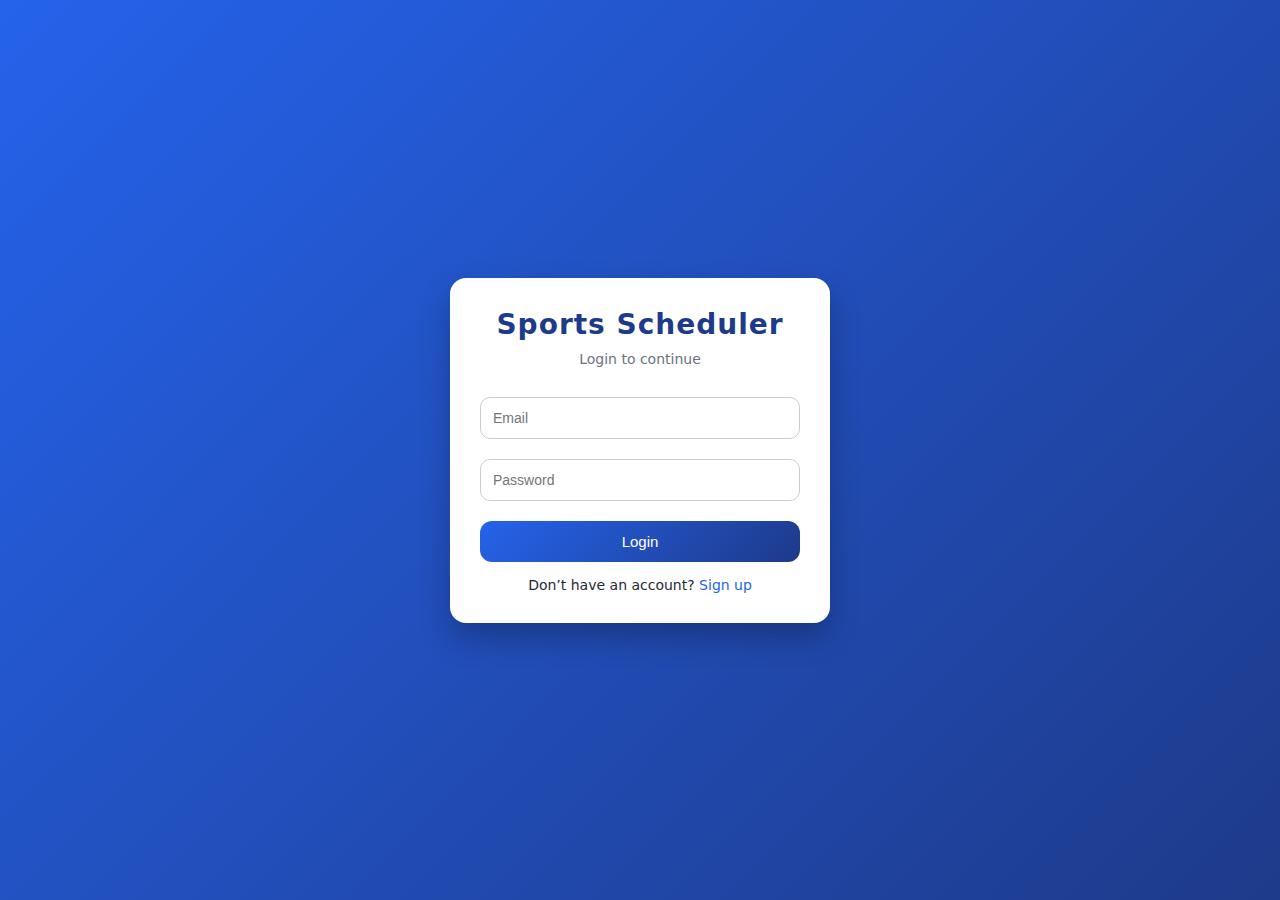
<file: index.html>
<!DOCTYPE html>
<html lang="en">
<head>
  <meta charset="UTF-8">
  <title>Login | Sports Scheduler</title>
  <link rel="stylesheet" href="./style.css">
</head>
<body>

<div class="auth-wrapper">
  <div class="container">

    <h1 class="app-title dark">Sports Scheduler</h1>
    <p class="subtitle">Login to continue</p>

    <input type="email" placeholder="Email" required>
    <input type="password" placeholder="Password" required>

    <button onclick="login()">Login</button>

    <div class="link">
      Don’t have an account?
      <a href="signup.html">Sign up</a>
    </div>

  </div>
</div>

<script src="./app.js"></script>
</body>
</html>
</file>
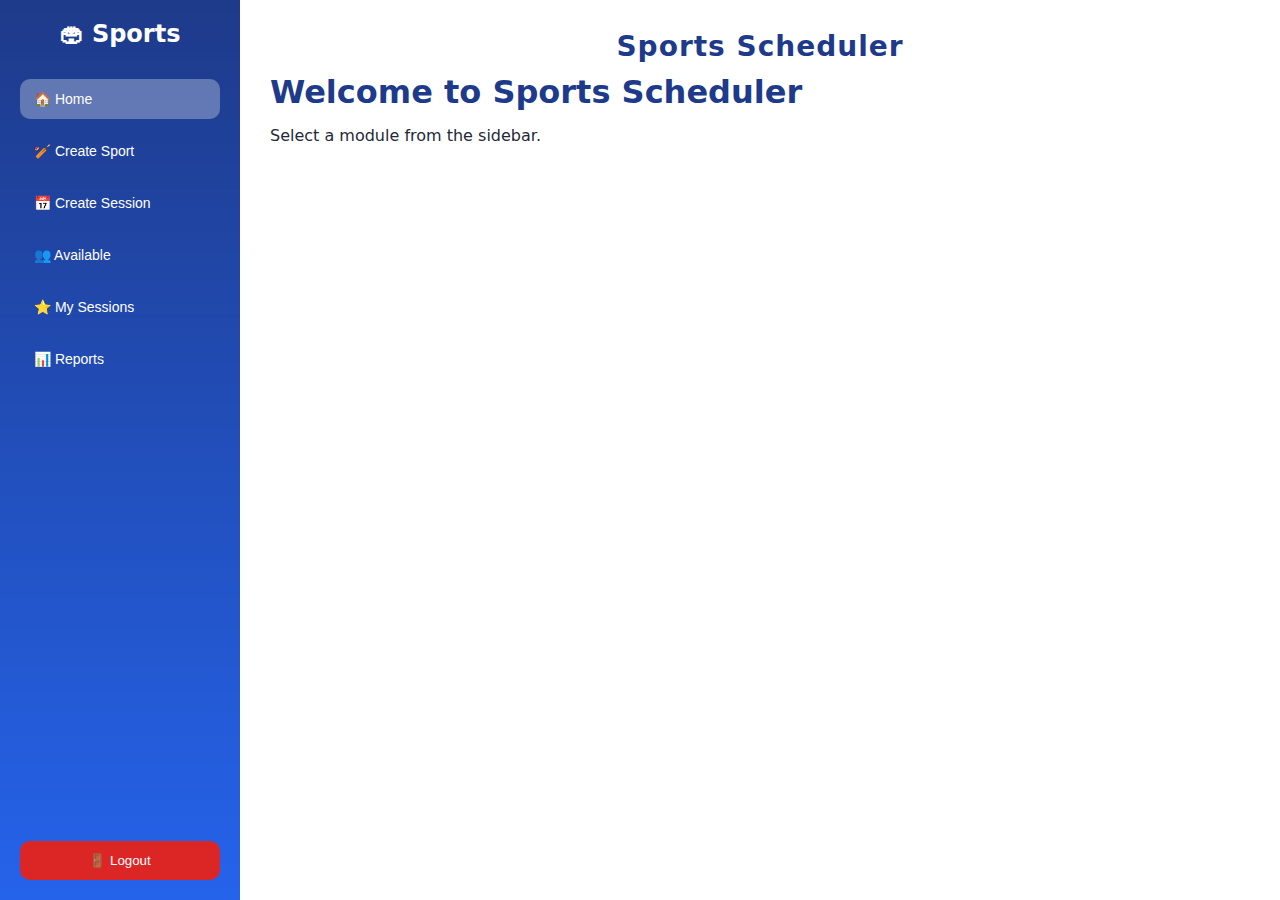
<file: dashboard.html>
<!DOCTYPE html>
<html lang="en">
<head>
  <meta charset="UTF-8">
  <title>Dashboard | Sports Scheduler</title>
  <link rel="stylesheet" href="./style.css">
</head>
<body>

<!-- Mobile Top Bar -->
<div class="mobile-header">
  <button class="menu-btn" onclick="toggleSidebar()">☰</button>
  <span>🏟 Sports Scheduler</span>
</div>

<div class="dashboard-layout">

  <!-- Sidebar -->
  <aside class="sidebar" id="sidebar">
    <h2>🏟 Sports</h2>

    <button class="nav-btn active" onclick="showPage('home', this)">🏠 Home</button>
    <button class="nav-btn" onclick="showPage('sports', this)">🏏 Create Sport</button>
    <button class="nav-btn" onclick="showPage('session', this)">📅 Create Session</button>
    <button class="nav-btn" onclick="showPage('available', this)">👥 Available</button>
    <button class="nav-btn" onclick="showPage('my', this)">⭐ My Sessions</button>
    <button class="nav-btn" onclick="showPage('reports', this)">📊 Reports</button>

    <button class="logout">🚪 Logout</button>
  </aside>

  <!-- Main Content -->
  <main class="main-content">
<h1 class="app-title dark">Sports Scheduler</h1>

    <section id="home" class="page active">
      <h1>Welcome to Sports Scheduler</h1>
      <p>Select a module from the sidebar.</p>
    </section>

    <section id="sports" class="page">
      <h1>Create Sport</h1>
      <input placeholder="Enter sport name">
      <button>Add Sport</button>
    </section>

    <section id="session" class="page">
      <h1>Create Session</h1>
      <input placeholder="Sport Name">
      <input placeholder="Team A players">
      <input placeholder="Team B players">
      <input type="datetime-local">
      <input placeholder="Venue">
      <button>Create Session</button>
    </section>

    <section id="available" class="page">
      <h1>Available Sessions</h1>
      <div class="session-card">🏏 Cricket – City Ground <button>Join</button></div>
      <div class="session-card">⚽ Football – Indoor Stadium <button>Join</button></div>
    </section>

    <section id="my" class="page">
      <h1>My Sessions</h1>
      <div class="session-card">Cricket – City Ground <button>Cancel</button></div>
    </section>

    <section id="reports" class="page">
  <h1>Sports Reports</h1>
  <p class="subtitle">Overview of sports sessions and participation</p>

  <div class="report-grid">

    <div class="report-card">
      <h3>🏏 Cricket</h3>
      <p><strong>Sessions Conducted:</strong> 5</p>
      <p><strong>Total Participants:</strong> 48</p>
      <span class="status active">Active</span>
    </div>

    <div class="report-card">
      <h3>⚽ Football</h3>
      <p><strong>Sessions Conducted:</strong> 3</p>
      <p><strong>Total Participants:</strong> 36</p>
      <span class="status active">Active</span>
    </div>

    <div class="report-card">
      <h3>🏸 Badminton</h3>
      <p><strong>Sessions Conducted:</strong> 2</p>
      <p><strong>Total Participants:</strong> 16</p>
      <span class="status completed">Completed</span>
    </div>

  </div>
</section>


  </main>
</div>

<script src="./app.js"></script>
</body>
</html>
</file>
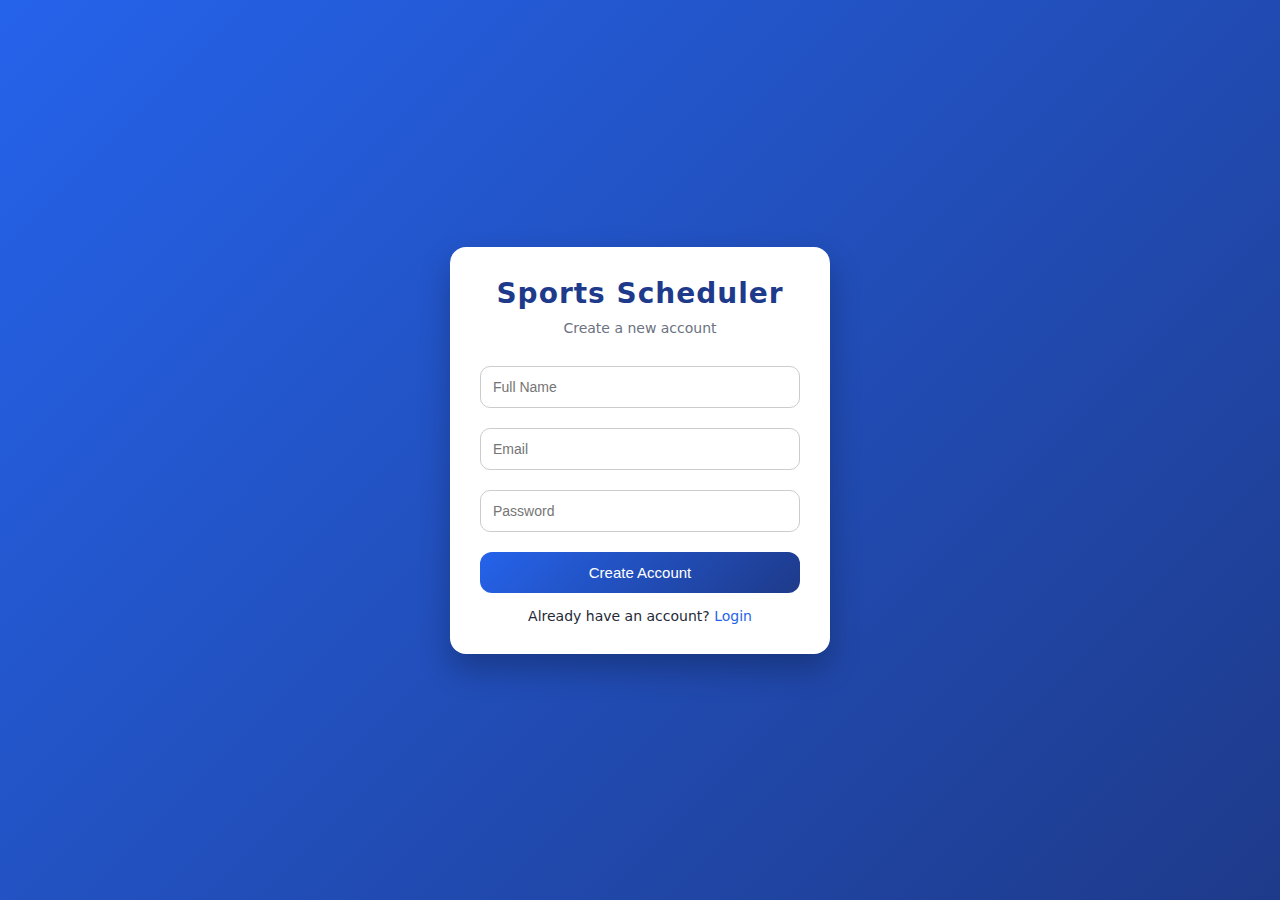
<file: signup.html>
<!DOCTYPE html>
<html lang="en">
<head>
  <meta charset="UTF-8">
  <title>Signup | Sports Scheduler</title>
  <link rel="stylesheet" href="./style.css">
</head>
<body>

<div class="auth-wrapper">
  <div class="container">

    <h1 class="app-title dark">Sports Scheduler</h1>
    <p class="subtitle">Create a new account</p>

    <input type="text" placeholder="Full Name" required>
    <input type="email" placeholder="Email" required>
    <input type="password" placeholder="Password" required>

    <button onclick="signup()">Create Account</button>

    <div class="link">
      Already have an account?
      <a href="index.html">Login</a>
    </div>

  </div>
</div>

<script src="./app.js"></script>
</body>
</html>
</file>
<file: style.css>
/* =====================================================
   GLOBAL RESET & THEME
===================================================== */
* {
  box-sizing: border-box;
  margin: 0;
  padding: 0;
}

:root {
  --blue-dark: #1e3a8a;
  --blue-main: #2563eb;
  --blue-light: #e0e7ff;
  --blue-soft: #f0f4ff;
  --white: #ffffff;
  --text-dark: #1f2937;
  --muted: #6b7280;
  --radius: 16px;
  --shadow: 0 10px 30px rgba(30, 58, 138, 0.15);
}

body {
  font-family: Segoe UI, system-ui, sans-serif;
  background: var(--white);
  color: var(--text-dark);
}

/* =====================================================
   COMMON APP HEADING
===================================================== */
.app-title {
  font-size: 28px;
  font-weight: 700;
  text-align: center;
  margin-bottom: 10px;
  letter-spacing: 1px;
}

.app-title.dark {
  color: var(--blue-dark);
}

/* =====================================================
   LOGIN & SIGNUP (START STYLE)
===================================================== */
.auth-wrapper {
  min-height: 100vh;
  display: flex;
  align-items: center;
  justify-content: center;
  background: linear-gradient(135deg, var(--blue-main), var(--blue-dark));
}

.container {
  background: var(--white);
  width: 380px;
  padding: 30px;
  border-radius: var(--radius);
  box-shadow: 0 15px 30px rgba(0,0,0,0.25);
  text-align: center;
}

.subtitle {
  font-size: 14px;
  color: var(--muted);
  margin-bottom: 20px;
}

.container input {
  width: 100%;
  padding: 12px;
  margin: 10px 0;
  border-radius: 10px;
  border: 1px solid #ccc;
  font-size: 14px;
}

.container button {
  width: 100%;
  padding: 12px;
  margin-top: 10px;
  border-radius: 12px;
  border: none;
  background: linear-gradient(135deg, var(--blue-main), var(--blue-dark));
  color: white;
  font-size: 15px;
  cursor: pointer;
}

.link {
  margin-top: 15px;
  font-size: 14px;
}

.link a {
  color: var(--blue-main);
  text-decoration: none;
  font-weight: 500;
}

/* =====================================================
   DASHBOARD LAYOUT
===================================================== */
.dashboard-layout {
  display: flex;
  min-height: 100vh;
}

/* =====================================================
   MOBILE HEADER
===================================================== */
.mobile-header {
  display: none;
  background: var(--blue-main);
  color: white;
  padding: 12px 16px;
  align-items: center;
  gap: 15px;
}

.menu-btn {
  background: none;
  border: none;
  font-size: 20px;
  color: white;
  cursor: pointer;
}

/* =====================================================
   SIDEBAR
===================================================== */
.sidebar {
  width: 240px;
  background: linear-gradient(180deg, var(--blue-dark), var(--blue-main));
  padding: 20px;
  color: white;
  display: flex;
  flex-direction: column;
  transition: transform 0.3s ease;
}

.sidebar h2 {
  text-align: center;
  margin-bottom: 25px;
}

.nav-btn {
  background: transparent;
  color: white;
  border: none;
  padding: 12px 14px;
  margin: 6px 0;
  border-radius: 10px;
  text-align: left;
  cursor: pointer;
  font-size: 14px;
  transition: background 0.3s;
}

.nav-btn:hover {
  background: rgba(255,255,255,0.2);
}

.nav-btn.active {
  background: rgba(255,255,255,0.3);
}

.logout {
  margin-top: auto;
  background: #dc2626;
  border: none;
  padding: 12px;
  border-radius: 10px;
  color: white;
  cursor: pointer;
}

/* =====================================================
   MAIN CONTENT
===================================================== */
.main-content {
  flex: 1;
  padding: 30px;
  background: var(--white);
}

.page {
  display: none;
  animation: fade 0.3s ease;
}

.page.active {
  display: block;
}

.page h1 {
  margin-bottom: 15px;
  color: var(--blue-dark);
}

/* =====================================================
   DASHBOARD INPUTS & BUTTONS
===================================================== */
.main-content input {
  width: 100%;
  padding: 11px 12px;
  margin: 10px 0;
  border-radius: 10px;
  border: 1px solid #c7d2fe;
}

.main-content button {
  background: var(--blue-main);
  color: white;
  border: none;
  padding: 11px 16px;
  border-radius: 10px;
  cursor: pointer;
}

.main-content button:hover {
  background: var(--blue-dark);
}

/* =====================================================
   SESSION CARDS
===================================================== */
.session-card {
  background: var(--blue-soft);
  padding: 16px;
  border-radius: var(--radius);
  margin: 14px 0;
  display: flex;
  justify-content: space-between;
  align-items: center;
  box-shadow: var(--shadow);
}

/* =====================================================
   LISTS
===================================================== */
ul {
  padding-left: 18px;
}

li {
  margin: 8px 0;
}

/* =====================================================
   ANIMATIONS
===================================================== */
@keyframes fade {
  from {
    opacity: 0;
    transform: translateY(8px);
  }
  to {
    opacity: 1;
    transform: translateY(0);
  }
}

/* =====================================================
   MOBILE RESPONSIVE
===================================================== */
@media (max-width: 768px) {
  .mobile-header {
    display: flex;
  }

  .sidebar {
    position: fixed;
    height: 100vh;
    transform: translateX(-100%);
    z-index: 1000;
  }

  .sidebar.open {
    transform: translateX(0);
  }

  .dashboard-layout {
    flex-direction: column;
  }
}
/* ===== REPORTS PAGE ===== */

.report-grid {
  display: grid;
  grid-template-columns: repeat(auto-fit, minmax(260px, 1fr));
  gap: 20px;
  margin-top: 20px;
}

.report-card {
  background: var(--blue-soft);
  padding: 20px;
  border-radius: var(--radius);
  box-shadow: var(--shadow);
}

.report-card h3 {
  margin-bottom: 10px;
  color: var(--blue-dark);
}

.report-card p {
  font-size: 14px;
  margin: 6px 0;
}

/* Status badges */
.status {
  display: inline-block;
  margin-top: 12px;
  padding: 4px 10px;
  border-radius: 20px;
  font-size: 12px;
  font-weight: 600;
}

.status.active {
  background: #dbeafe;
  color: #1d4ed8;
}

.status.completed {
  background: #dcfce7;
  color: #166534;
}
</file>
